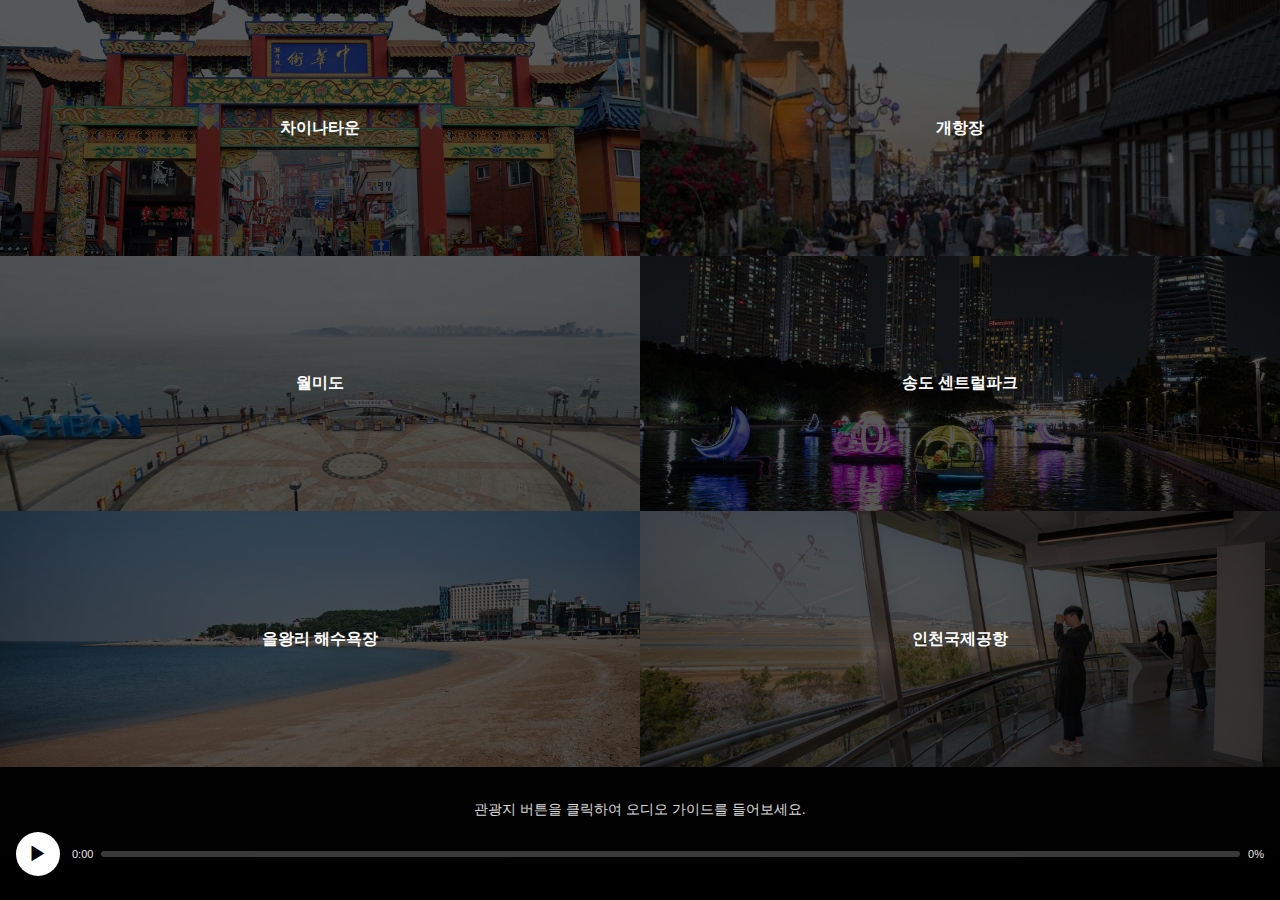
<file: index.html>
<!DOCTYPE html>
<html lang="ko">
<head>
  <meta charset="UTF-8" />
  <meta name="viewport" content="width=device-width, initial-scale=1.0" />
  <title>Audio Guide</title>
  <link rel="stylesheet" href="./css/style.css" />
</head>
<body>

<div class="container">

  <!-- 상단 관광지 선택 영역 -->
  <div class="spot-grid">
    <button class="spot-btn" data-audio="차이나타운.mp3" style="background-image:url('./images/차이나타운.jpg')">
      <div class="overlay"></div>
      <span>차이나타운</span>
    </button>

    <button class="spot-btn" data-audio="개항장.mp3" style="background-image:url('./images/개항장.jpg')">
      <div class="overlay"></div>
      <span>개항장</span>
    </button>

    <button class="spot-btn" data-audio="월미도.mp3" style="background-image:url('./images/월미도.jpg')">
      <div class="overlay"></div>
      <span>월미도</span>
    </button>

    <button class="spot-btn" data-audio="송도센트럴파크.mp3" style="background-image:url('./images/송도센트럴파크.jpg')">
      <div class="overlay"></div>
      <span>송도 센트럴파크</span>
    </button>

    <button class="spot-btn" data-audio="을왕리.mp3" style="background-image:url('./images/을왕리.jpg')">
      <div class="overlay"></div>
      <span>을왕리 해수욕장</span>
    </button>

    <button class="spot-btn" data-audio="인천국제공항.mp3" style="background-image:url('./images/인천국제공항.jpg')">
      <div class="overlay"></div>
      <span>인천국제공항</span>
    </button>
  </div>

  <!-- 하단 오디오 플레이어 -->
  <div class="audio-player">
    <p class="guide-text">
      관광지 버튼을 클릭하여 오디오 가이드를 들어보세요.
    </p>

    <div class="control-row">
      <button id="playBtn" class="play-btn">▶</button>

      <div class="progress-wrap">
        <span id="current">0:00</span>
        <div class="progress-bar">
          <div id="progress"></div>
        </div>
        <span id="percent">0%</span>
      </div>
    </div>

    <audio id="audio" playsinline></audio>
  </div>

</div>

<script src="./js/player.js"></script>
</body>
</html>
</file>
<file: css/style.css>
* {
  box-sizing: border-box;
}

body {
  margin: 0;
  height: 100vh;
  background: linear-gradient(180deg, #0f0f14, #000);
  font-family: -apple-system, BlinkMacSystemFont, "Segoe UI", sans-serif;
  color: #fff;
}

/* 전체 레이아웃 */
.container {
  height: 100vh;
  display: flex;
  flex-direction: column;
}

/* 상단 관광지 그리드 */
.spot-grid {
  flex: 1;
  display: grid;
  grid-template-columns: repeat(2, 1fr);
  grid-template-rows: repeat(3, 1fr);
}

.spot-btn {
  position: relative;
  border: none;
  padding: 0;
  background-size: cover;
  background-position: center;
  cursor: pointer;
}

.spot-btn span {
  position: absolute;
  z-index: 2;
  color: #fff;
  font-size: 16px;
  font-weight: 600;
  left: 50%;
  top: 50%;
  transform: translate(-50%, -50%);
  text-align: center;
  white-space: nowrap;
}

.overlay {
  position: absolute;
  inset: 0;
  background: rgba(0, 0, 0, 0.65);
}

/* 하단 오디오 플레이어 */
.audio-player {
  padding: 18px 16px 24px;
}

.guide-text {
  font-size: 14px;
  line-height: 1.5;
  opacity: 0.85;
  margin-bottom: 12px;
  text-align: center;
}

/* 컨트롤 영역 */
.control-row {
  display: flex;
  align-items: center;
  gap: 12px;
}

/* 재생 버튼 (작게) */
.play-btn {
  width: 44px;
  height: 44px;
  border-radius: 50%;
  border: none;
  background: #ffffff;
  color: #000000;
  font-size: 18px;
  font-weight: bold;
  cursor: pointer;
}

/* 진행률 */
.progress-wrap {
  flex: 1;
  display: flex;
  align-items: center;
  gap: 8px;
  font-size: 11px;
  opacity: 0.9;
}

.progress-bar {
  flex: 1;
  height: 6px;
  background: rgba(255, 255, 255, 0.25);
  border-radius: 6px;
  overflow: hidden;
}

#progress {
  height: 100%;
  width: 0%;
  background: #ffffff;
}

/* 기본: 어둡게 */
.spot-btn .overlay {
  background: rgba(0, 0, 0, 0.65);
  transition: opacity 0.2s ease;
}

/* 선택된 관광지: 밝게 */
.spot-btn.active .overlay {
  opacity: 0;
}

/* 선택된 관광지 텍스트 강조 */
.spot-btn.active span {
  font-weight: 700;
}
</file>
